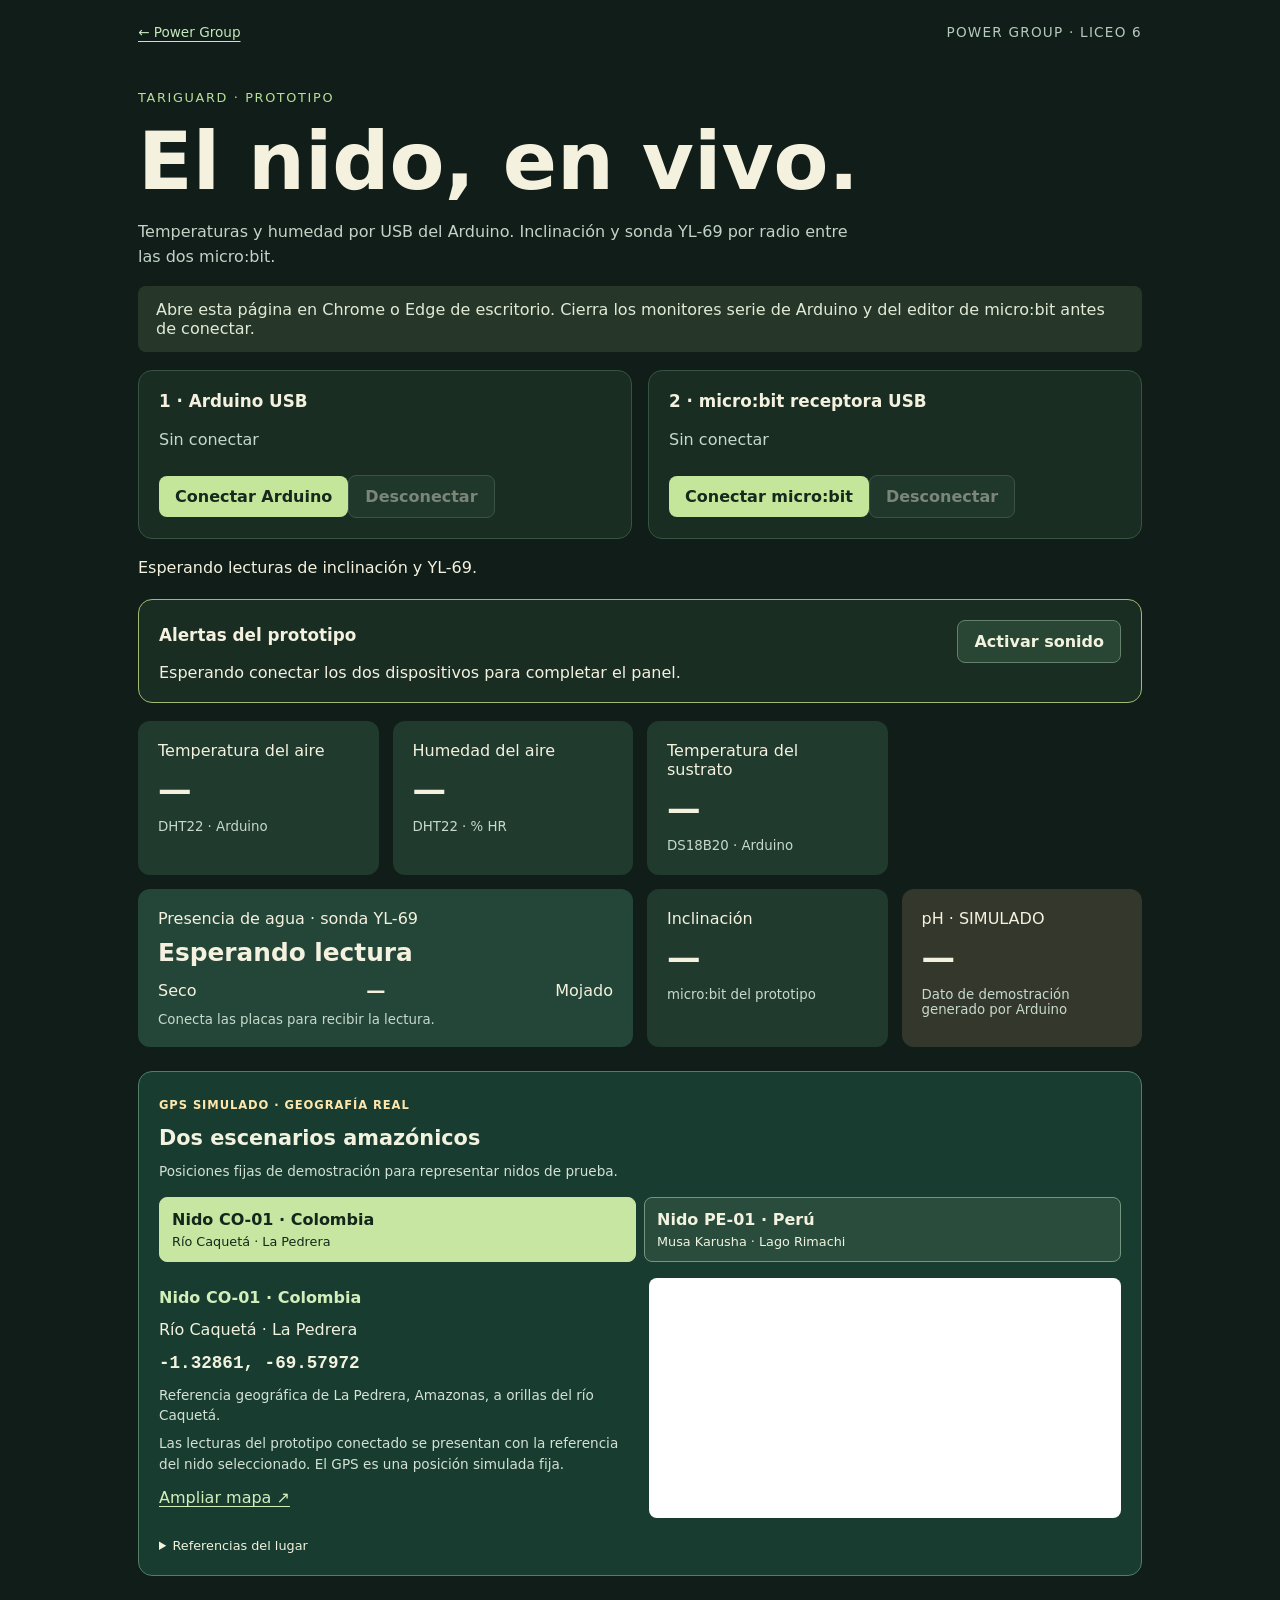
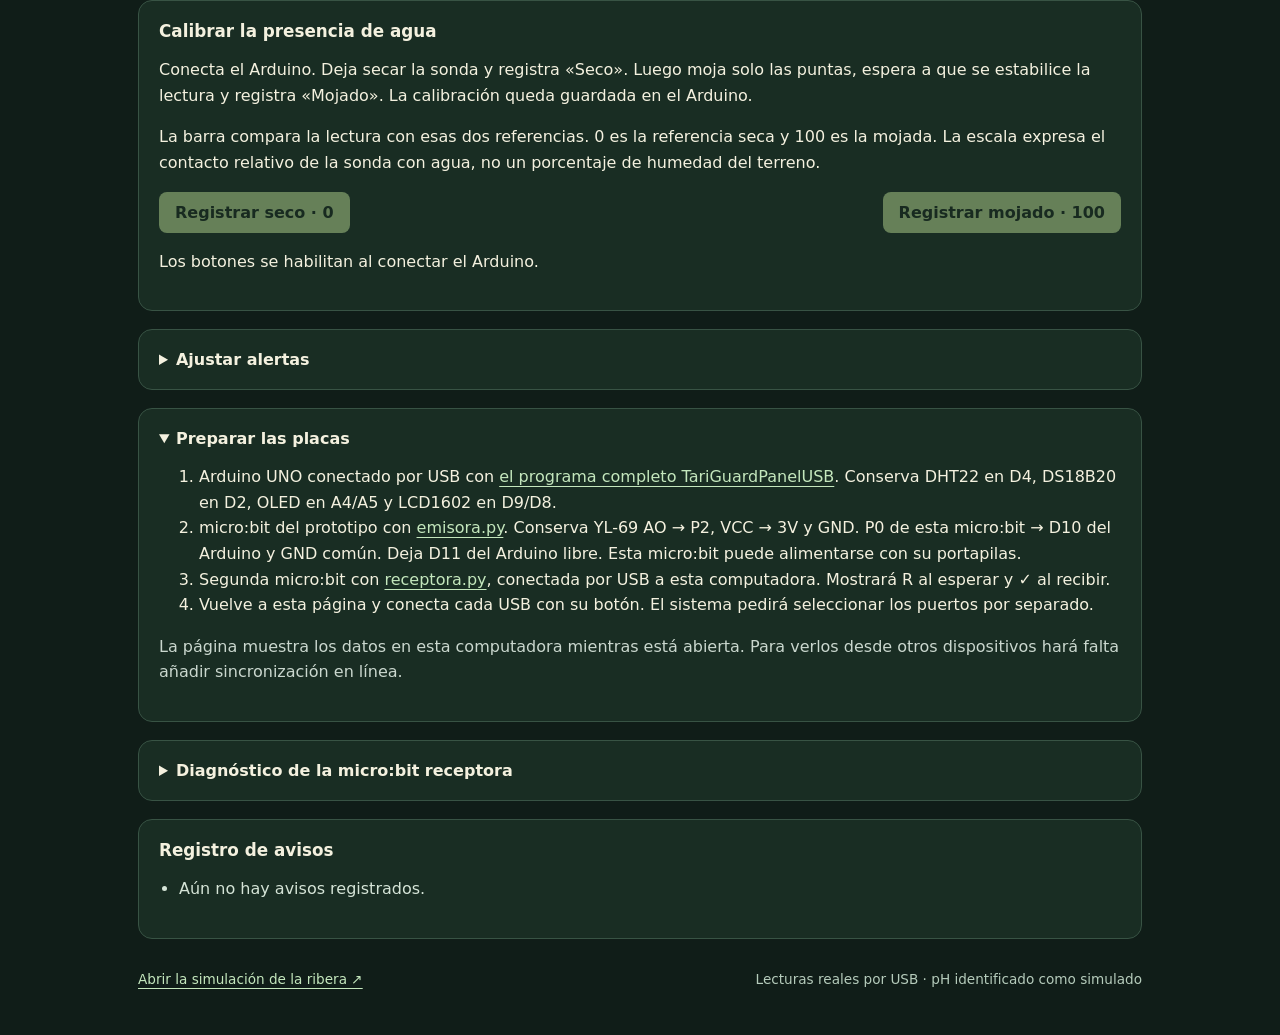
<file: tariguard/panel.html>
<!doctype html>
<html lang="es">
<meta charset="utf-8">
<meta name="viewport" content="width=device-width, initial-scale=1">
<title>TariGuard en vivo | Monitoreo de taricayas · Power Group</title>
<meta name="description" content="Panel del prototipo TariGuard de Power Group: temperatura, humedad, agua e inclinación, con lecturas USB y alertas configurables.">
<link rel="canonical" href="https://powergroup-robotica.github.io/powergroup-web/tariguard/panel.html">
<link rel="stylesheet" href="panel.css?v=6">
<main>
  <header><a href="../index.html#tariguard">← Power Group</a><span>POWER GROUP · LICEO 6</span></header>
  <p class="eyebrow">TARIGUARD · PROTOTIPO</p>
  <h1>El nido, en vivo.</h1>
  <p class="intro">Temperaturas y humedad por USB del Arduino. Inclinación y sonda YL-69 por radio entre las dos micro:bit.</p>
  <div class="notice" id="soporte">Abre esta página en Chrome o Edge de escritorio. Cierra los monitores serie de Arduino y del editor de micro:bit antes de conectar.</div>
  <div class="conexiones">
    <section><h2>1 · Arduino USB</h2><p id="estado-A" role="status">Sin conectar</p><button id="conectar-A">Conectar Arduino</button><button id="desconectar-A" class="secundario" disabled>Desconectar</button></section>
    <section><h2>2 · micro:bit receptora USB</h2><p id="estado-M" role="status">Sin conectar</p><button id="conectar-M">Conectar micro:bit</button><button id="desconectar-M" class="secundario" disabled>Desconectar</button></section>
  </div>
  <p id="origen-microbit" role="status">Esperando lecturas de inclinación y YL-69.</p>
  <section class="avisos" id="panel-alertas"><div class="fila"><h2>Alertas del prototipo</h2><button class="secundario" id="sonido" aria-pressed="false">Activar sonido</button></div><div id="alertas" role="status" aria-live="polite">Esperando lecturas de los dos dispositivos.</div></section>
  <div class="medidas">
    <article id="tarjeta-aire"><span>Temperatura del aire</span><strong id="aire">—</strong><small>DHT22 · Arduino</small><small id="aviso-aire" class="estado-alerta" hidden>ATENCIÓN · revisar sensor</small></article>
    <article id="tarjeta-humedad"><span>Humedad del aire</span><strong id="humedad">—</strong><small>DHT22 · % HR</small><small id="aviso-humedad" class="estado-alerta" hidden>ATENCIÓN · revisar sensor</small></article>
    <article id="tarjeta-sustrato"><span>Temperatura del sustrato</span><strong id="sustrato">—</strong><small>DS18B20 · Arduino</small><small id="aviso-sustrato" class="estado-alerta" hidden>ATENCIÓN · revisar aviso</small></article>
    <article class="tarjeta-agua" id="tarjeta-agua"><span>Presencia de agua · sonda YL-69</span>
      <strong id="estado-agua" class="estado-agua">Esperando lectura</strong>
      <div class="fila"><span>Seco</span><strong id="agua" class="indice-agua">—</strong><span>Mojado</span></div>
      <meter id="barra-agua" min="0" max="100" value="0" aria-label="Contacto relativo de la sonda con el agua" hidden></meter>
      <small id="explicacion-agua">Conecta las placas y calibra la sonda en seco y mojado.</small>
      <small id="aviso-agua" class="estado-alerta" hidden>ATENCIÓN · revisar aviso</small>
    </article>
    <article id="tarjeta-angulo"><span>Inclinación</span><strong id="angulo">—</strong><small>micro:bit del prototipo</small><small id="aviso-angulo" class="estado-alerta" hidden>ALERTA · posible invasión</small></article>
    <article class="simulado"><span>pH · SIMULADO</span><strong id="ph">—</strong><small>Dato de demostración generado por Arduino</small></article>
  </div>
  <ubicacion-tariguard monitor></ubicacion-tariguard>
  <section>
    <h2>Calibrar la presencia de agua</h2>
    <p>Conecta el Arduino. Deja secar la sonda y registra «Seco». Luego moja solo las puntas, espera a que se estabilice la lectura y registra «Mojado». La calibración queda guardada en el Arduino.</p>
    <p>La barra compara la lectura con esas dos referencias. 0 es la referencia seca y 100 es la mojada. La escala expresa el contacto relativo de la sonda con agua, no un porcentaje de humedad del terreno.</p>
    <div class="fila"><button id="seco" disabled>Registrar seco · 0</button><button id="mojado" disabled>Registrar mojado · 100</button></div>
    <p id="calibracion" role="status">Los botones se habilitan al conectar el Arduino.</p>
  </section>
  <details><summary>Ajustar alertas</summary><div class="limites">
    <label>Agua · índice 0–100<input id="limite-agua" type="number" min="1" max="100" value="80"></label>
    <label>Inclinación · avisar al superar estos grados<input id="limite-angulo" type="number" min="1" max="180" value="7"></label>
    <label class="check"><input id="activar-temperatura" type="checkbox">Avisar por temperatura alta del sustrato</label>
    <label>Temperatura máxima · °C<input id="limite-temperatura" type="number" min="-55" max="125" value="35" step="0.1"></label>
  </div><p>Los límites iniciales son para ensayos del prototipo. Ajusta los valores con asesoramiento antes de interpretar el riesgo de un nido real.</p></details>
  <details open><summary>Preparar las placas</summary>
    <ol>
      <li>Arduino UNO conectado por USB con <a href="programas/TariGuardPanelUSB.ino" download>el programa completo TariGuardPanelUSB</a>. Conserva DHT22 en D4, DS18B20 en D2, OLED en A4/A5 y LCD1602 en D9/D8.</li>
      <li>micro:bit del prototipo con <a href="programas/emisora.py" download>emisora.py</a>. Conserva YL-69 AO → P2, VCC → 3V y GND. P0 de esta micro:bit → D10 del Arduino y GND común. Deja D11 del Arduino libre. Esta micro:bit puede alimentarse con su portapilas.</li>
      <li>Segunda micro:bit con <a href="programas/receptora.py" download>receptora.py</a>, conectada por USB a esta computadora. Mostrará R al esperar y ✓ al recibir.</li>
      <li>Vuelve a esta página y conecta cada USB con su botón. El sistema pedirá seleccionar los puertos por separado.</li>
    </ol>
    <p>La página muestra los datos en esta computadora mientras está abierta. Para verlos desde otros dispositivos hará falta añadir sincronización en línea.</p>
  </details>
  <details><summary>Diagnóstico de la micro:bit receptora</summary>
    <p>Lectura técnica del YL-69 · <strong id="bruto">—</strong> de 1023</p>
    <p>Último mensaje recibido por USB</p><pre id="ultimo-mensaje-M" style="white-space:pre-wrap;overflow-wrap:anywhere">Todavía no llegaron mensajes.</pre>
    <p>R en la receptora indica espera de radio. ✓ indica recepción. Si aparece un error en la matriz, vuelve a cargar el programa receptor.</p>
  </details>
  <section><h2>Registro de avisos</h2><ul id="historial"><li>Aún no hay avisos registrados.</li></ul></section>
  <footer><a href="ribera.html" target="_blank" rel="noopener noreferrer">Abrir la simulación de la ribera ↗</a><span>Lecturas reales por USB · pH identificado como simulado</span></footer>
</main>
<script type="module" src="nidos-ui.mjs?v=1"></script>
<script type="module" src="panel.mjs?v=6"></script>
</html>
</file>
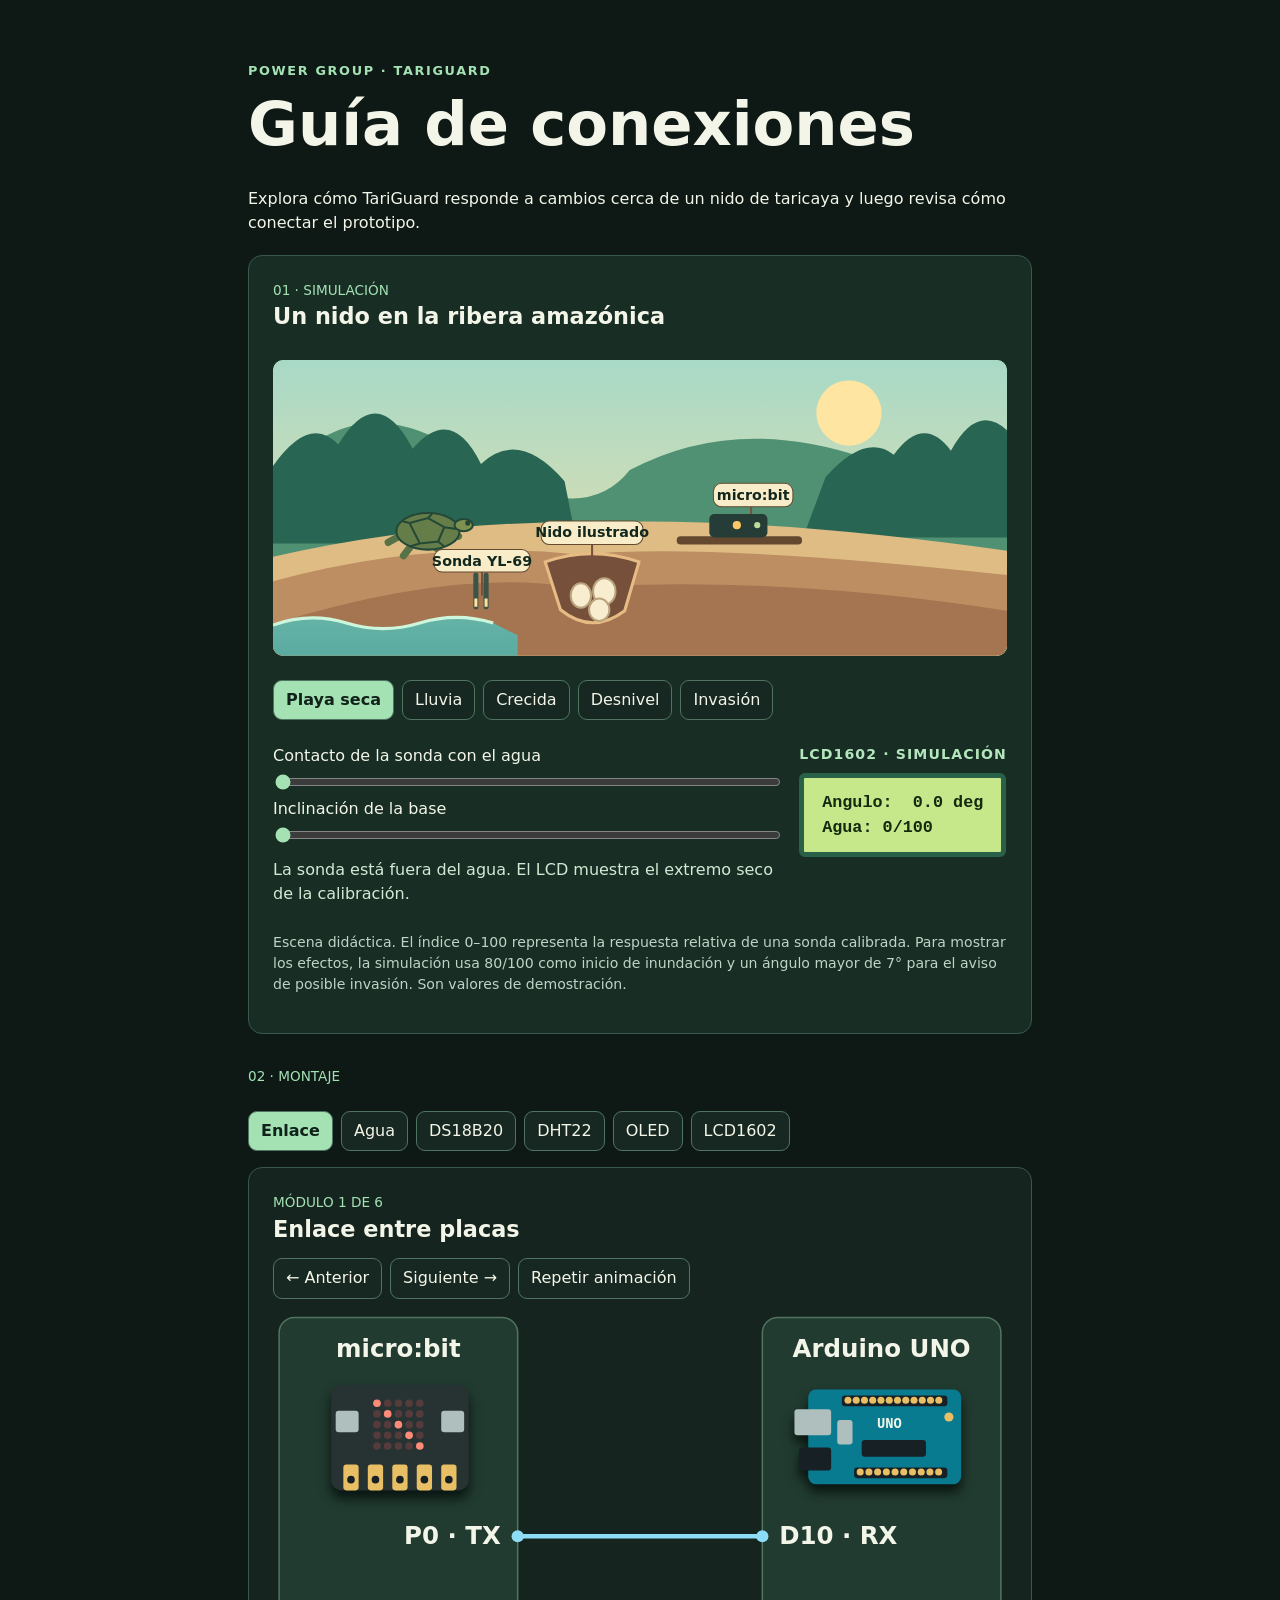
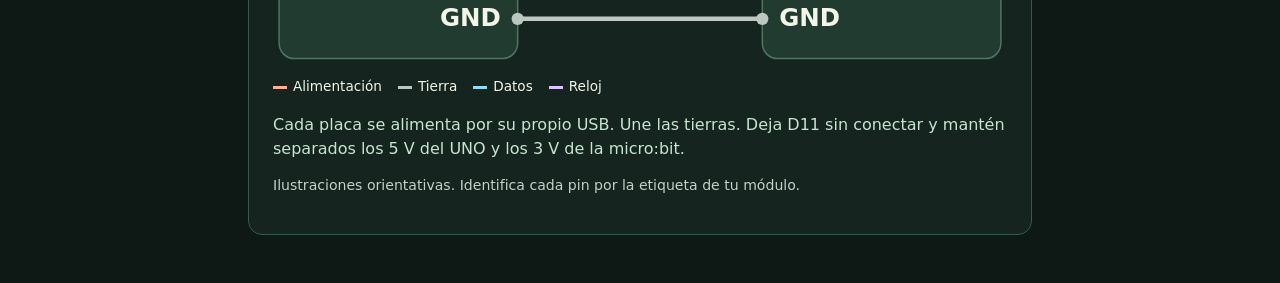
<file: tariguard/ribera.html>
<!doctype html>
<html lang="es">
<meta charset="utf-8">
<meta name="viewport" content="width=device-width, initial-scale=1">
<title>TariGuard | Simulación de nidos de taricaya · Power Group</title>
<meta name="description" content="Simulación educativa de Power Group sobre agua, inundación e inclinación en un nido de taricaya, con esquema de conexiones del prototipo TariGuard.">
<link rel="canonical" href="https://powergroup-robotica.github.io/powergroup-web/tariguard/ribera.html">
<style>
*{box-sizing:border-box}
body{margin:0;background:#0e1916;color:#f3f5e8;font:16px/1.5 system-ui,sans-serif}
main{max-width:880px;margin:auto;padding:clamp(16px,5vw,48px)}
header p{letter-spacing:.13em;color:#a4e2b4;font-size:.8rem;font-weight:750}
h1{font-size:clamp(2rem,6vw,3.8rem);line-height:1.05;margin:.2em 0 .5em}
h2{margin:0;font-size:1.4rem}
nav{display:flex;gap:8px;flex-wrap:wrap;margin:24px 0 16px}
button{font:inherit;border:1px solid #507362;background:#172822;color:inherit;border-radius:9px;padding:.45em .75em;cursor:pointer}
button[aria-pressed=true]{background:#a4e2b4;color:#10221a;font-weight:750}
button:focus-visible{outline:3px solid #ffd78e;outline-offset:3px}
section{border:1px solid #38584b;background:#15241e;border-radius:14px;padding:clamp(12px,3vw,24px)}
svg{display:block;width:100%;height:auto;margin-top:14px}
svg text{fill:#f3f5e8;font:650 16px system-ui}
svg .board{fill:#213b30;stroke:#507362}
svg .part text{font:700 9px monospace}
svg .part{filter:drop-shadow(0 5px 4px #08130f)}
svg .wire{fill:none;stroke-width:3;stroke-linecap:round}
svg .pulse{fill:none;stroke:#fff;stroke-width:4;stroke-dasharray:9 200;animation:trace .95s ease-out both}
@keyframes trace{from{stroke-dashoffset:190}to{stroke-dashoffset:0;opacity:0}}
@media(prefers-reduced-motion:reduce){svg .pulse{display:none}}
.detail{color:#c6e5d0;margin-bottom:0}
.subtle{color:#c0d3c7;font-size:.88rem}
.toolbar{display:flex;flex-wrap:wrap;gap:8px;align-items:center;margin:12px 0}
.step{font-size:.85rem;color:#a4e2b4;font-variant-numeric:tabular-nums}
.sim{margin-top:20px;display:grid;gap:12px}
.sim input{width:100%;accent-color:#a4e2b4}
.lcd{display:block;background:#c6e88a;color:#15290f;padding:12px 18px;border:5px solid #286048;border-radius:6px;white-space:pre;font:700 clamp(.8rem,3.5vw,1.05rem)/1.5 monospace;width:fit-content;max-width:100%;margin:0}
.escena{margin:20px 0 32px;background:#182e24}
.escena svg{border-radius:10px;background:#b6dbad}
.escena .paisaje text{font:750 14px system-ui;fill:#12271e}
.escena .paisaje .etiqueta{fill:#f9edc9;stroke:#624b31}
.escena #nivel{transition:transform .55s ease}
.escena #soporte{transform-origin:441px 177px;transition:transform .55s ease}
.escena #lluvia{opacity:0;transition:opacity .3s}
.escena #lluvia.activa{opacity:.75;animation:gotas .72s linear infinite}
.escena #invasion-nido[hidden],.escena #nido-inundado[hidden]{display:none}
.escena #nido-inundado:not([hidden]){animation:entrada-agua .65s ease-out both}
@keyframes entrada-agua{from{opacity:0}to{opacity:1}}
.escena #invasion-nido:not([hidden]) ellipse{animation:marcar-nido .8s ease-out}
@keyframes marcar-nido{from{stroke-width:9;opacity:.45}to{stroke-width:3;opacity:1}}
@keyframes gotas{from{transform:translate(0,-13px)}to{transform:translate(-8px,12px)}}
.sim-grid{display:grid;grid-template-columns:minmax(0,1fr) auto;gap:20px;align-items:start}
.sim-grid label{display:block;margin-bottom:4px}
.pantalla h3{font-size:.88rem;letter-spacing:.08em;margin:0 0 8px;color:#b4e6bd}
.estado{min-height:3em;margin:8px 0 0;color:#d1ead5}
@media(max-width:560px){.sim-grid{grid-template-columns:1fr}}
@media(prefers-reduced-motion:reduce){.escena #nivel,.escena #soporte,.escena #lluvia{transition:none}.escena #lluvia.activa{animation:none}}
@media(prefers-reduced-motion:reduce){.escena #invasion-nido:not([hidden]) ellipse,.escena #nido-inundado:not([hidden]){animation:none}}
.legend{display:flex;gap:16px;flex-wrap:wrap;font-size:.85rem;margin:12px 0}
.legend span::before{content:"";display:inline-block;width:14px;height:3px;margin-right:6px;vertical-align:middle;background:var(--color)}
.sr{position:absolute;width:1px;height:1px;overflow:hidden;clip-path:inset(50%);white-space:nowrap}
@media print{body{background:#fff;color:#13271d}section,button{border-color:#666}.detail,header p{color:#13271d}button:not([aria-pressed=true]){display:none}}
</style>
<main>
<header><p>POWER GROUP · TARIGUARD</p><h1>Guía de conexiones</h1></header>
<p>Explora cómo TariGuard responde a cambios cerca de un nido de taricaya y luego revisa cómo conectar el prototipo.</p>
<section class="sim escena" aria-labelledby="titulo-sim">
  <div><div class="step">01 · SIMULACIÓN</div><h2 id="titulo-sim">Un nido en la ribera amazónica</h2></div>
  <svg class="paisaje" viewBox="0 0 720 290" role="img" aria-labelledby="ribera-titulo ribera-desc">
    <title id="ribera-titulo">Playa amazónica con un nido y sensores TariGuard</title>
    <desc id="ribera-desc">La escena muestra cambios de agua e inclinación y señala una invasión simulada de origen indeterminado.</desc>
    <defs>
      <linearGradient id="cielo" x2="0" y2="1"><stop stop-color="#a8d9c7"/><stop offset="1" stop-color="#f1e0a7"/></linearGradient>
      <linearGradient id="rio" x2="0" y2="1"><stop stop-color="#55c3bd" stop-opacity=".8"/><stop offset="1" stop-color="#237e83" stop-opacity=".94"/></linearGradient>
      <clipPath id="borde-escena"><rect width="720" height="290" rx="10"/></clipPath>
      <clipPath id="cavidad-nido"><path d="M267 198Q313 182 359 198L345 246Q313 270 282 245Z"/></clipPath>
    </defs>
    <g clip-path="url(#borde-escena)">
      <rect width="720" height="290" fill="url(#cielo)"/>
      <circle cx="565" cy="52" r="32" fill="#ffe5a2"/>
      <path d="M0 121Q79 18 190 94T350 108Q453 53 580 96T720 78V195H0Z" fill="#519173"/>
      <path d="M0 104Q36 53 64 83Q102 20 137 87Q175 43 204 102Q241 67 286 119L298 180H0Z" fill="#286552"/>
      <path d="M720 69Q691 42 665 89Q638 53 609 93Q581 71 542 115L520 174H720Z" fill="#286552"/>
      <path d="M0 193Q161 157 319 159Q485 154 720 187V290H0Z" fill="#debc83"/>
      <path d="M0 217Q154 175 301 191Q428 179 720 211V290H0Z" fill="#bd8e62"/>
      <path d="M0 259Q179 204 294 223Q498 211 720 246V290H0Z" fill="#a57450"/>
      <path d="M267 198Q313 182 359 198L345 246Q313 270 282 245Z" fill="#76503a" stroke="#e6bc84" stroke-width="3"/>
      <g fill="#f9edcf" stroke="#b9a47e" stroke-width="2"><ellipse cx="302" cy="231" rx="10" ry="12"/><ellipse cx="325" cy="227" rx="11" ry="13"/><ellipse cx="320" cy="245" rx="10" ry="11"/></g>
      <g transform="translate(152 168)" stroke="#244837" stroke-width="2">
        <path d="M-23 2l-16 9m25 0l-10 13m28-11l11 9m1-21l14 4" stroke="#567246" stroke-width="7" stroke-linecap="round"/>
        <ellipse rx="31" ry="18" fill="#657d48"/><path d="M-18-8L0-13L16-4L10 10L-8 12Z M0-13L4-17M16-4L30-2M10 10L16 15M-8 12L-18 15M-18-8L-26-10" fill="none"/>
        <ellipse cx="35" cy="-6" rx="9" ry="6" fill="#7d9151"/><circle cx="39" cy="-8" r="1.5" fill="#142c1d"/>
      </g>
      <g id="nivel"><path d="M0 260Q36 247 72 258T144 258T216 258L240 270V460H0Z" fill="url(#rio)"/><path d="M0 260Q36 247 72 258T144 258T216 258" fill="none" stroke="#cdf6dc" stroke-width="3"/></g>
      <g id="nido-inundado" hidden>
        <path d="M200 188C236 179 256 184 277 198L290 220Q266 212 251 207L208 214Z" fill="#48aeb0"/>
        <path d="M200 188C236 179 256 184 277 198L288 215" fill="none" stroke="#c7f6e8" stroke-width="2"/>
        <g clip-path="url(#cavidad-nido)">
          <path d="M259 208Q274 201 290 208T322 208T354 208T386 208V270H259Z" fill="#2a969b" fill-opacity=".8"/>
          <path d="M259 208Q274 201 290 208T322 208T354 208T386 208M287 226q9-4 18 0m10 9q10-4 20 0" fill="none" stroke="#dbfff1" stroke-width="2"/>
        </g>
        <rect x="251" y="262" width="126" height="22" rx="8" fill="#ffe3a5"/>
        <text x="314" y="278" text-anchor="middle">Nido inundado</text>
      </g>
      <g stroke="#795139" stroke-width="2" fill="none"><path d="M205 205V231M313 179v14M469 144v15"/></g>
      <g><rect class="etiqueta" x="158" y="186" width="94" height="22" rx="8"/><text x="205" y="202" text-anchor="middle">Sonda YL-69</text><path d="M199 211v31m10-31v31" stroke="#3a5448" stroke-width="5" stroke-linecap="round"/><path d="M199 234v8m10-8v8" stroke="#ffe198" stroke-width="3"/></g>
      <g><rect class="etiqueta" x="263" y="158" width="100" height="23" rx="8"/><text x="313" y="174" text-anchor="middle">Nido ilustrado</text></g>
      <g id="soporte"><path d="M400 177h115" stroke="#654830" stroke-width="8" stroke-linecap="round"/><rect x="428" y="151" width="57" height="23" rx="5" fill="#253d36"/><circle cx="455" cy="162" r="4" fill="#ffc667"/><circle cx="475" cy="162" r="3" fill="#b9dd9b"/></g>
      <g><rect class="etiqueta" x="432" y="121" width="78" height="23" rx="8"/><text x="471" y="137" text-anchor="middle">micro:bit</text></g>
      <path id="lluvia" d="M64 41l-13 25m72-31l-13 25m77-18l-13 25m77-38l-13 25m77-18l-13 25m77-40l-13 25m77-11l-13 25m77-33l-13 25m77-12l-13 25m77-31l-13 25m77-16l-13 25M101 102l-13 25m131-40l-13 25m131-21l-13 25m131-29l-13 25m131-12l-13 25m131-37l-13 25" stroke="#efffff" stroke-width="3" stroke-linecap="round"/>
      <g id="invasion-nido" hidden>
        <ellipse cx="314" cy="225" rx="54" ry="41" fill="none" stroke="#ffdf83" stroke-width="3" stroke-dasharray="6 4"/>
        <rect x="243" y="158" width="140" height="23" rx="8" fill="#ffdf83" stroke="#694b20"/>
        <text x="313" y="174" text-anchor="middle">Posible invasión</text>
      </g>
    </g>
  </svg>
  <div class="toolbar" aria-label="Situaciones de prueba">
    <button type="button" data-escena="seca">Playa seca</button>
    <button type="button" data-escena="lluvia">Lluvia</button>
    <button type="button" data-escena="crecida">Crecida</button>
    <button type="button" data-escena="inclinacion">Desnivel</button>
    <button type="button" data-escena="invasion">Invasión</button>
  </div>
  <div class="sim-grid">
    <div>
      <label for="agua">Contacto de la sonda con el agua</label>
      <input id="agua" type="range" min="0" max="100" value="0">
      <label for="angulo-demo">Inclinación de la base</label>
      <input id="angulo-demo" type="range" min="0" max="25" value="0">
      <p class="estado" id="estado-demo" aria-live="polite"></p>
    </div>
    <div class="pantalla"><h3>LCD1602 · SIMULACIÓN</h3><output id="lcd-demo" class="lcd" for="agua angulo-demo"></output></div>
  </div>
  <p class="subtle">Escena didáctica. El índice 0–100 representa la respuesta relativa de una sonda calibrada. Para mostrar los efectos, la simulación usa 80/100 como inicio de inundación y un ángulo mayor de 7° para el aviso de posible invasión. Son valores de demostración.</p>
</section>
<div class="step">02 · MONTAJE</div>
<nav id="modulos" aria-label="Módulos"></nav>
<section aria-labelledby="titulo">
  <div class="step" id="paso"></div>
  <h2 id="titulo"></h2>
  <div class="toolbar">
    <button id="anterior" type="button">← Anterior</button>
    <button id="siguiente" type="button">Siguiente →</button>
    <button id="animar" type="button">Repetir animación</button>
  </div>
  <svg id="esquema" role="img" aria-labelledby="titulo cables"></svg>
  <div id="cables" class="sr"></div>
  <div class="legend" aria-label="Leyenda">
    <span style="--color:#ffaf91">Alimentación</span>
    <span style="--color:#bdc7c2">Tierra</span>
    <span style="--color:#8eddf7">Datos</span>
    <span style="--color:#e1c1ff">Reloj</span>
  </div>
  <p class="detail" id="detalle"></p>
  <p class="subtle">Ilustraciones orientativas. Identifica cada pin por la etiqueta de tu módulo.</p>
</section>
</main>
<script>
const modulos = [
  {titulo:'Enlace entre placas', boton:'Enlace', izq:'micro:bit', der:'Arduino UNO',
   filas:[['P0 · TX','D10 · RX','datos'],['GND','GND','tierra']],
   detalle:'Cada placa se alimenta por su propio USB. Une las tierras. Deja D11 sin conectar y mantén separados los 5 V del UNO y los 3 V de la micro:bit.'},
  {titulo:'Sonda de agua YL-69', boton:'Agua', izq:'Módulo LM393', der:'micro:bit',
   filas:[['AO','P2','datos'],['VCC','3V','energia'],['GND','GND','tierra']],
   detalle:'La sonda YL-69 se conecta al conector de dos pines del LM393. Usa este esquema con un módulo que funcione a 3 V. Deja DO libre y mantén el módulo fuera del agua.'},
  {titulo:'Temperatura del sustrato', boton:'DS18B20', izq:'DS18B20', der:'Arduino UNO',
   filas:[['DQ · DATA','D2','datos'],['VDD','5V','energia'],['GND','GND','tierra']],
   puente:{a:0,b:1,valor:'4,7 kΩ'},
   detalle:'La resistencia de 4,7 kΩ une D2/DATA con 5 V. Si el módulo ya incorpora esa resistencia, usa la que trae.'},
  {titulo:'Temperatura y humedad del aire', boton:'DHT22', izq:'DHT22', der:'Arduino UNO',
   filas:[['DATA','D4','datos'],['VCC','5V','energia'],['GND','GND','tierra']],
   puente:{a:0,b:1,valor:'10 kΩ'},
   detalle:'Si usas el DHT22 suelto, agrega la resistencia de 10 kΩ entre DATA y VCC. Si el módulo ya la incorpora, usa la que trae.'},
  {titulo:'Pantalla de ambiente y sustrato', boton:'OLED', izq:'OLED SSD1306', der:'Arduino UNO',
   filas:[['SDA','A4','datos'],['SCK · SCL','A5','reloj'],['VDD','Alimentación*','energia'],['GND','GND','tierra']],
   detalle:'*Conserva la alimentación del OLED que ya tienes funcionando. El voltaje de VDD depende del módulo. En tu pantalla, SCK es el reloj I²C.'},
  {titulo:'Pantalla de ángulo y agua', boton:'LCD1602', izq:'LCD1602 I²C', der:'Arduino UNO',
   filas:[['SDA','D9','datos'],['SCL','D8','reloj'],['VCC','5V','energia'],['GND','GND','tierra']],
   detalle:'Usa los cuatro pines del adaptador I²C que va detrás del LCD. El programa asigna SDA a D9 y SCL a D8.'}
];
const colores = {energia:'#ffaf91',tierra:'#bdc7c2',datos:'#8eddf7',reloj:'#e1c1ff'};
// Ilustraciones propias: la ubicación física de los pines varía entre módulos.
const rect = (x,y,w,h,color,r=2) => `<rect x="${x}" y="${y}" width="${w}" height="${h}" rx="${r}" fill="${color}"/>`;
const dot = (x,y,r,color) => `<circle cx="${x}" cy="${y}" r="${r}" fill="${color}"/>`;
const rotulo = (x,y,t) => `<text x="${x}" y="${y}">${t}</text>`;
const filaPines = (cantidad,x,y,paso,color) => Array.from({length:cantidad},(_,i)=>dot(x+i*paso,y,2.3,color)).join('');
const oro='#e9bf65', chip='#172125', plata='#aebfbd', blanco='#dae7e5';
const partes = {
  'Arduino UNO': rect(12,9,100,62,'#087b91',5)+rect(3,22,24,17,plata)+rect(6,47,21,15,chip)+
    rect(34,13,69,7,chip)+filaPines(12,38,16,5.4,oro)+rect(42,60,61,7,chip)+filaPines(10,46,63,5.7,oro)+
    rect(47,42,42,11,chip)+rect(31,29,10,16,plata)+dot(104,27,3,oro)+rotulo(57,34,'UNO'),
  'micro:bit': rect(16,6,90,69,'#273332',7)+rect(19,23,15,14,plata)+rect(88,23,15,14,plata)+
    Array.from({length:25},(_,i)=>dot(46+(i%5)*7,18+Math.floor(i/5)*7,2.5,i%6===0?'#ff8a78':'#563b3d')).join('')+
    Array.from({length:5},(_,i)=>rect(24+i*16,58,10,17,oro)+dot(29+i*16,68,2.5,chip)).join(''),
  'Módulo LM393': rect(12,29,53,26,'#15769a')+rect(31,35,15,12,chip)+dot(54,40,5,'#3060ae')+
    rect(6,34,8,17,plata)+rect(65,36,16,4,oro)+rect(65,45,16,4,oro)+rect(78,29,11,27,'#937143')+
    rect(87,31,28,5,oro)+rect(87,49,28,5,oro),
  'DS18B20': rect(13,32,58,15,plata,7)+rect(64,32,15,15,chip)+
    `<path d="M78 35h35M78 40h35M78 45h35" fill="none" stroke="${oro}" stroke-width="2"/>`,
  'DHT22': rect(34,9,51,53,'#c8d8d8',5)+Array.from({length:7},(_,i)=>rect(41,14+i*6,37,3,'#667b7c')).join('')+
    Array.from({length:4},(_,i)=>rect(43+i*10,62,3,11,oro)).join(''),
  'OLED SSD1306': rect(24,6,73,66,'#116b98',5)+rect(29,22,63,42,chip)+filaPines(4,45,13,10,oro)+
    dot(30,12,3,plata)+dot(90,12,3,plata)+rotulo(35,36,'TARIGUARD')+rect(36,43,38,2,'#6ed7ff')+rect(36,49,26,2,'#6ed7ff'),
  'LCD1602 I²C': rect(4,14,112,49,'#268358',4)+rect(12,22,96,31,chip)+rect(18,26,84,23,'#bddc73')+
    '<text x="22" y="40" style="fill:#243819">Agua: 0/100</text>'+filaPines(16,17,18,5.4,oro)
};
const nav = document.getElementById('modulos');
const svg = document.getElementById('esquema');
const anterior = document.getElementById('anterior');
const siguiente = document.getElementById('siguiente');
let seleccionado = 0;
const botones = modulos.map((modulo, i) => {
  const boton = document.createElement('button');
  boton.type = 'button';
  boton.textContent = modulo.boton;
  boton.addEventListener('click', () => mostrar(i,true));
  nav.append(boton);
  return boton;
});
function mostrar(i, animar) {
  const m = modulos[i];
  seleccionado = i;
  anterior.disabled = i === 0;
  siguiente.disabled = i === modulos.length-1;
  document.getElementById('paso').textContent = 'MÓDULO '+(i+1)+' DE '+modulos.length;
  botones.forEach((b,j) => b.setAttribute('aria-pressed', String(i===j)));
  document.getElementById('titulo').textContent = m.titulo;
  document.getElementById('detalle').textContent = m.detalle;
  document.getElementById('cables').textContent = m.filas.map(([a,b]) => m.izq+' '+a+' a '+m.der+' '+b).join('. ') + '. ' + m.detalle;
  const y = j => 146 + j*54;
  const alto = y(m.filas.length-1)+30;
  svg.setAttribute('viewBox', '0 0 480 '+alto);
  const lados = [[4,m.izq],[320,m.der]];
  svg.innerHTML = lados.map(([x,nombre]) =>
    '<rect class="board" x="'+x+'" y="3" width="156" height="'+(alto-7)+'" rx="10"/>'+
    '<text x="'+(x+78)+'" y="29" text-anchor="middle">'+nombre+'</text>'+
    '<g class="part" transform="translate('+(x+18)+' 41)">'+partes[nombre]+'</g>'
  ).join('') + m.filas.map(([a,b,tipo],j) =>
    '<path class="wire" d="M160 '+y(j)+' H320" stroke="'+colores[tipo]+'"/>'+
    (animar?'<path class="pulse" d="M160 '+y(j)+' H320"/>':'')+
    '<circle cx="160" cy="'+y(j)+'" r="4" fill="'+colores[tipo]+'"/>'+
    '<circle cx="320" cy="'+y(j)+'" r="4" fill="'+colores[tipo]+'"/>'+
    '<text x="149" y="'+(y(j)+5)+'" text-anchor="end">'+a+'</text>'+
    '<text x="331" y="'+(y(j)+5)+'">'+b+'</text>'
  ).join('');
  if (m.puente) {
    const arriba = y(m.puente.a), abajo = y(m.puente.b);
    svg.innerHTML += '<path class="wire" d="M230 '+arriba+' v10 l-6 4 12 5 -12 5 12 5 -12 5 6 4 V'+abajo+'" stroke="#ffd78e"/>'+
      '<circle cx="230" cy="'+arriba+'" r="4" fill="#ffd78e"/>'+
      '<circle cx="230" cy="'+abajo+'" r="4" fill="#ffd78e"/>'+
      '<text x="243" y="'+((arriba+abajo)/2+5)+'">'+m.puente.valor+'</text>';
  }
}
anterior.addEventListener('click', () => mostrar(seleccionado-1,true));
siguiente.addEventListener('click', () => mostrar(seleccionado+1,true));
document.getElementById('animar').addEventListener('click', () => mostrar(seleccionado,true));
const agua = document.getElementById('agua');
const anguloDemo = document.getElementById('angulo-demo');
const lluvia = document.getElementById('lluvia');
const invasionNido = document.getElementById('invasion-nido');
const nidoInundado = document.getElementById('nido-inundado');
const umbralInundacion = 80;
const umbralInclinacion = 7;
const situaciones = {
  seca:[0,0,false,'La sonda está fuera del agua. El LCD muestra el extremo seco de la calibración.'],
  lluvia:[32,0,true,'El agua empieza a tocar las puntas. Aumenta el índice y la base conserva su posición.'],
  crecida:[100,0,false],
  inclinacion:[0,15,false],
  invasion:[45,12,false]
};
const presets = Array.from(document.querySelectorAll('[data-escena]'));
function actualizarEscena(texto) {
  const indice = Number(agua.value), grados = Number(anguloDemo.value);
  const hayInundacion = indice >= umbralInundacion;
  const hayInclinacion = grados > umbralInclinacion;
  nidoInundado.toggleAttribute('hidden', !hayInundacion);
  invasionNido.toggleAttribute('hidden', !hayInclinacion);
  document.getElementById('nivel').style.transform = 'translateY('+(-.86*indice).toFixed(2)+'px)';
  document.getElementById('soporte').style.transform = 'rotate('+grados+'deg)';
  document.getElementById('lcd-demo').textContent = 'Angulo: '+grados.toFixed(1).padStart(4)+' deg\nAgua: '+indice+'/100';
  const efectos = [];
  if (hayInundacion) efectos.push('Daño al nido por inundación. El agua entra en la cavidad y cubre los huevos.');
  else if (indice > 0 && !texto) efectos.push('La sonda entra en contacto con agua. La cavidad sigue seca.');
  if (hayInclinacion) efectos.push('Posible invasión · origen indeterminado. La micro:bit registra un cambio en el ángulo de la base.');
  document.getElementById('estado-demo').textContent = [texto,...efectos].filter(Boolean).join(' ') || 'Sonda seca y base estable.';
}
function elegirEscena(nombre) {
  const [indice,grados,llueve,texto] = situaciones[nombre];
  agua.value = indice;
  anguloDemo.value = grados;
  lluvia.classList.toggle('activa',llueve);
  presets.forEach(b=>b.setAttribute('aria-pressed',String(b.dataset.escena===nombre)));
  actualizarEscena(texto);
}
presets.forEach(b=>b.addEventListener('click',()=>elegirEscena(b.dataset.escena)));
for (const control of [agua,anguloDemo]) {
  control.addEventListener('input',()=>{
    lluvia.classList.remove('activa');
    presets.forEach(b=>b.setAttribute('aria-pressed','false'));
    actualizarEscena();
  });
}
elegirEscena('seca');
mostrar(0,false);
</script>
</html>
</file>
<file: tariguard/panel.css>
:root{color-scheme:dark;font-family:system-ui,sans-serif;color:#f4f1df;background:#101d18}
*{box-sizing:border-box}body{margin:0}main{max-width:1100px;margin:auto;padding:24px clamp(16px,4vw,48px) 48px}
a{color:#c4e7bd;text-underline-offset:4px}header,footer,.fila{display:flex;gap:16px;justify-content:space-between;align-items:center;flex-wrap:wrap}
header,footer{font-size:.85rem;color:#b5cbbb}header span{letter-spacing:.09em}
h1{font-size:clamp(2.6rem,7vw,5rem);line-height:1.02;margin:12px 0}h2{font-size:1.05rem;margin:0 0 12px}.eyebrow{font-size:.8rem;color:#b8df99;letter-spacing:.13em;margin-top:48px}.intro{max-width:720px;color:#c2d3c8;line-height:1.6}
section,details{padding:20px;background:#192d23;border:1px solid #385344;border-radius:14px;margin:18px 0}
p,li{line-height:1.6}button,input{font:inherit}button{cursor:pointer;background:#c3e69a;color:#17281d;padding:11px 16px;border:0;border-radius:8px;font-weight:650}
button.secundario{background:#294635;color:#f2f3df;border:1px solid #64816d}button:disabled{opacity:.45;cursor:default}button:focus-visible,input:focus-visible,summary:focus-visible{outline:3px solid #f2cc77;outline-offset:3px}
.notice{padding:14px 18px;background:#26372a;color:#e1ead6;border-radius:8px}.conexiones{display:grid;grid-template-columns:1fr 1fr;gap:16px}.conexiones section{margin-bottom:0}.conexiones p{min-height:2em;color:#c7d9cd}
.avisos{border-color:#a0bb71}.avisos p{margin:8px 0}.aviso{color:#ffdc96;font-weight:650}
.medidas{display:grid;grid-template-columns:repeat(auto-fit,minmax(210px,1fr));gap:14px}
.medidas article{padding:20px;background:#203a2d;border-radius:12px;display:flex;flex-direction:column;gap:10px;min-height:154px}.medidas strong{font-size:2.1rem;font-variant-numeric:tabular-nums}.medidas small{color:#c7d9cd}.medidas .simulado{background:#34372b}
summary{cursor:pointer;font-weight:650}.limites{display:grid;grid-template-columns:1fr 1fr;gap:18px;margin-top:20px}.limites label{display:flex;flex-direction:column;gap:8px}.limites input{padding:10px;background:#10251a;border:1px solid #688571;border-radius:6px;color:inherit;min-width:0}.limites .check{flex-direction:row;align-items:center}
#historial{padding-left:20px;color:#d5e4d7;max-height:280px;overflow:auto}footer{margin-top:32px}details p{color:#cad7ce}
.medidas .tarjeta-agua{grid-column:span 2;background:#244638}
.medidas .estado-agua{font-size:1.55rem;line-height:1.25}
.medidas .indice-agua{font-size:1.2rem}
#barra-agua{display:block;width:100%;height:20px;border:0}
#barra-agua[hidden]{display:none}
#barra-agua::-webkit-meter-bar{background:#10271d;border:0;border-radius:12px}
#barra-agua::-webkit-meter-optimum-value{background:#b9df92;border-radius:12px}
#barra-agua::-moz-meter-bar{background:#b9df92;border-radius:12px}
.avisos.alerta-activa,.medidas article.alerta-activa{background:#651d28;box-shadow:inset 0 0 0 3px #ff8892}
.avisos.alerta-activa .aviso,.medidas article.alerta-activa small{color:#ffe8e8}
.medidas .estado-alerta{font-weight:800;letter-spacing:.04em}
.estado-alerta[hidden]{display:none}
@media(max-width:650px){.conexiones,.limites{grid-template-columns:1fr}.medidas{grid-template-columns:1fr 1fr}.medidas article{padding:14px}.medidas strong{font-size:1.6rem}}
@media(max-width:380px){.medidas{grid-template-columns:1fr}.medidas .tarjeta-agua{grid-column:auto}}
</file>
